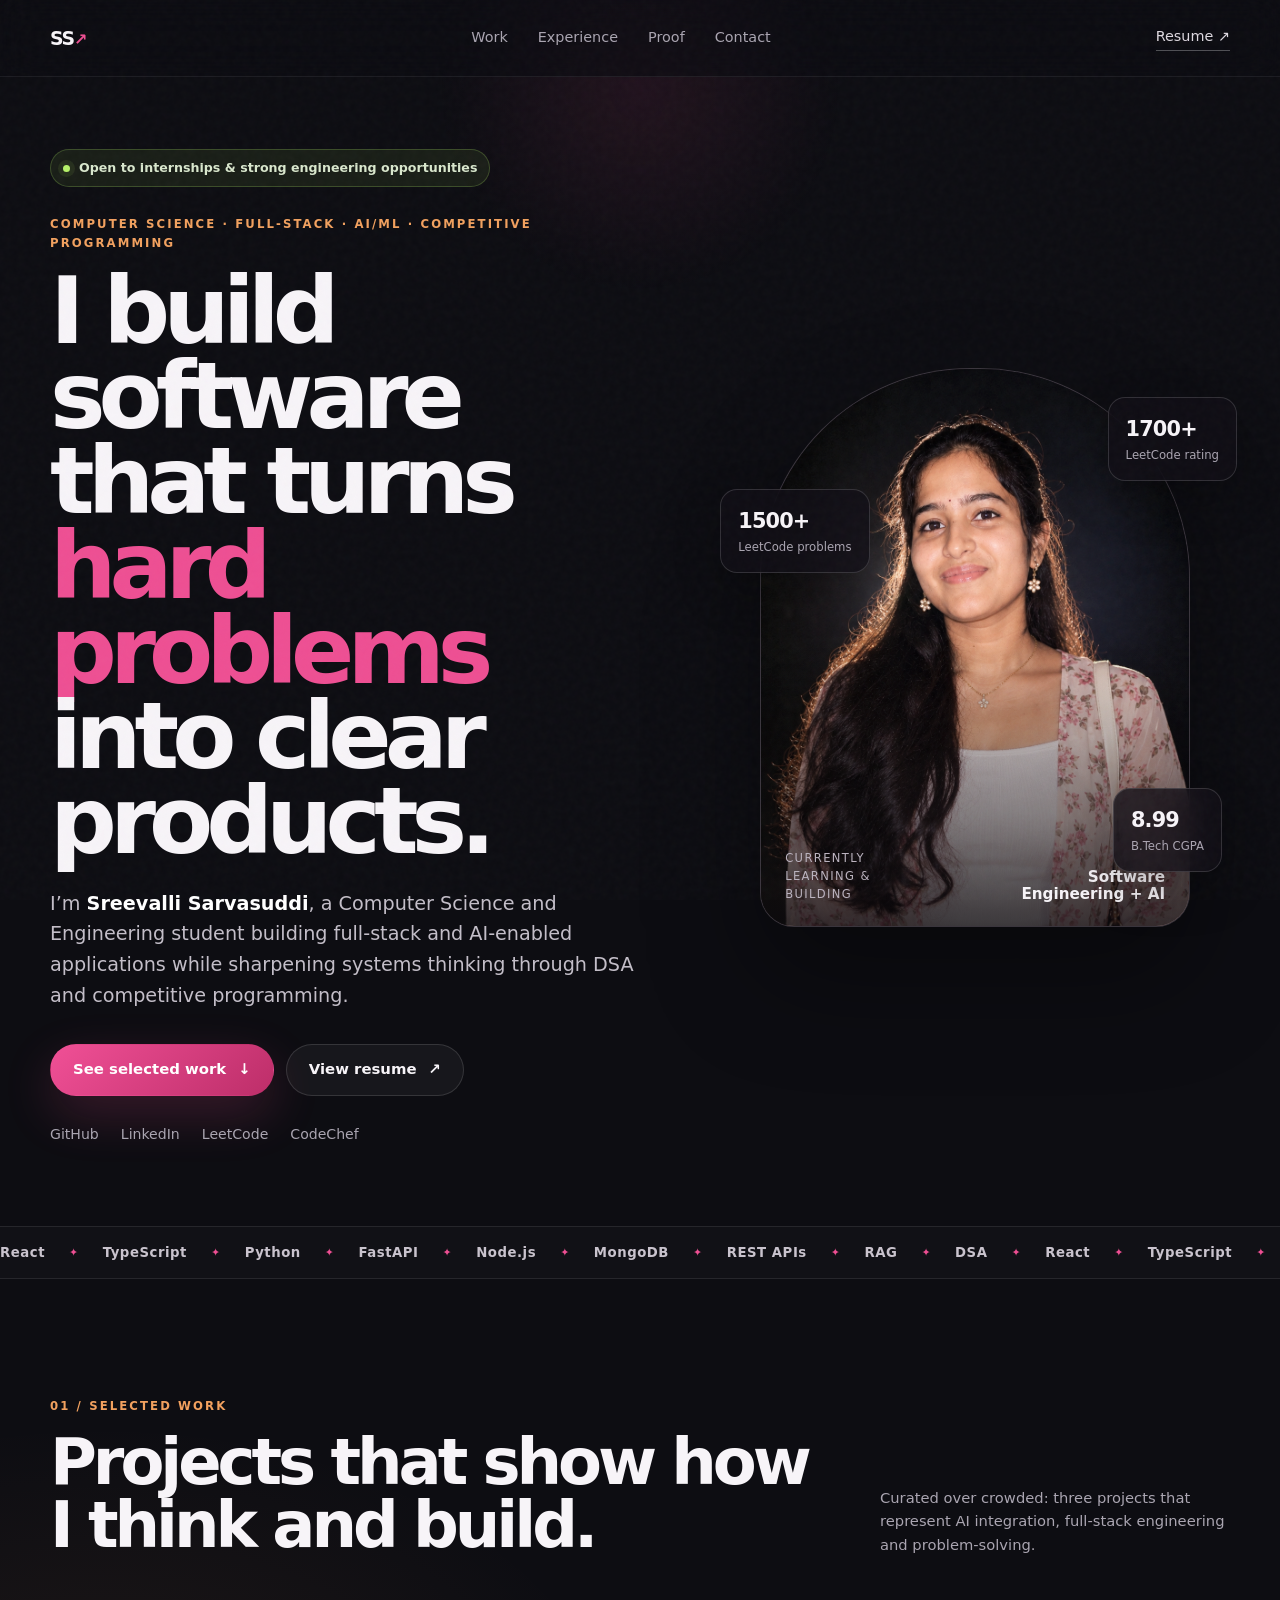
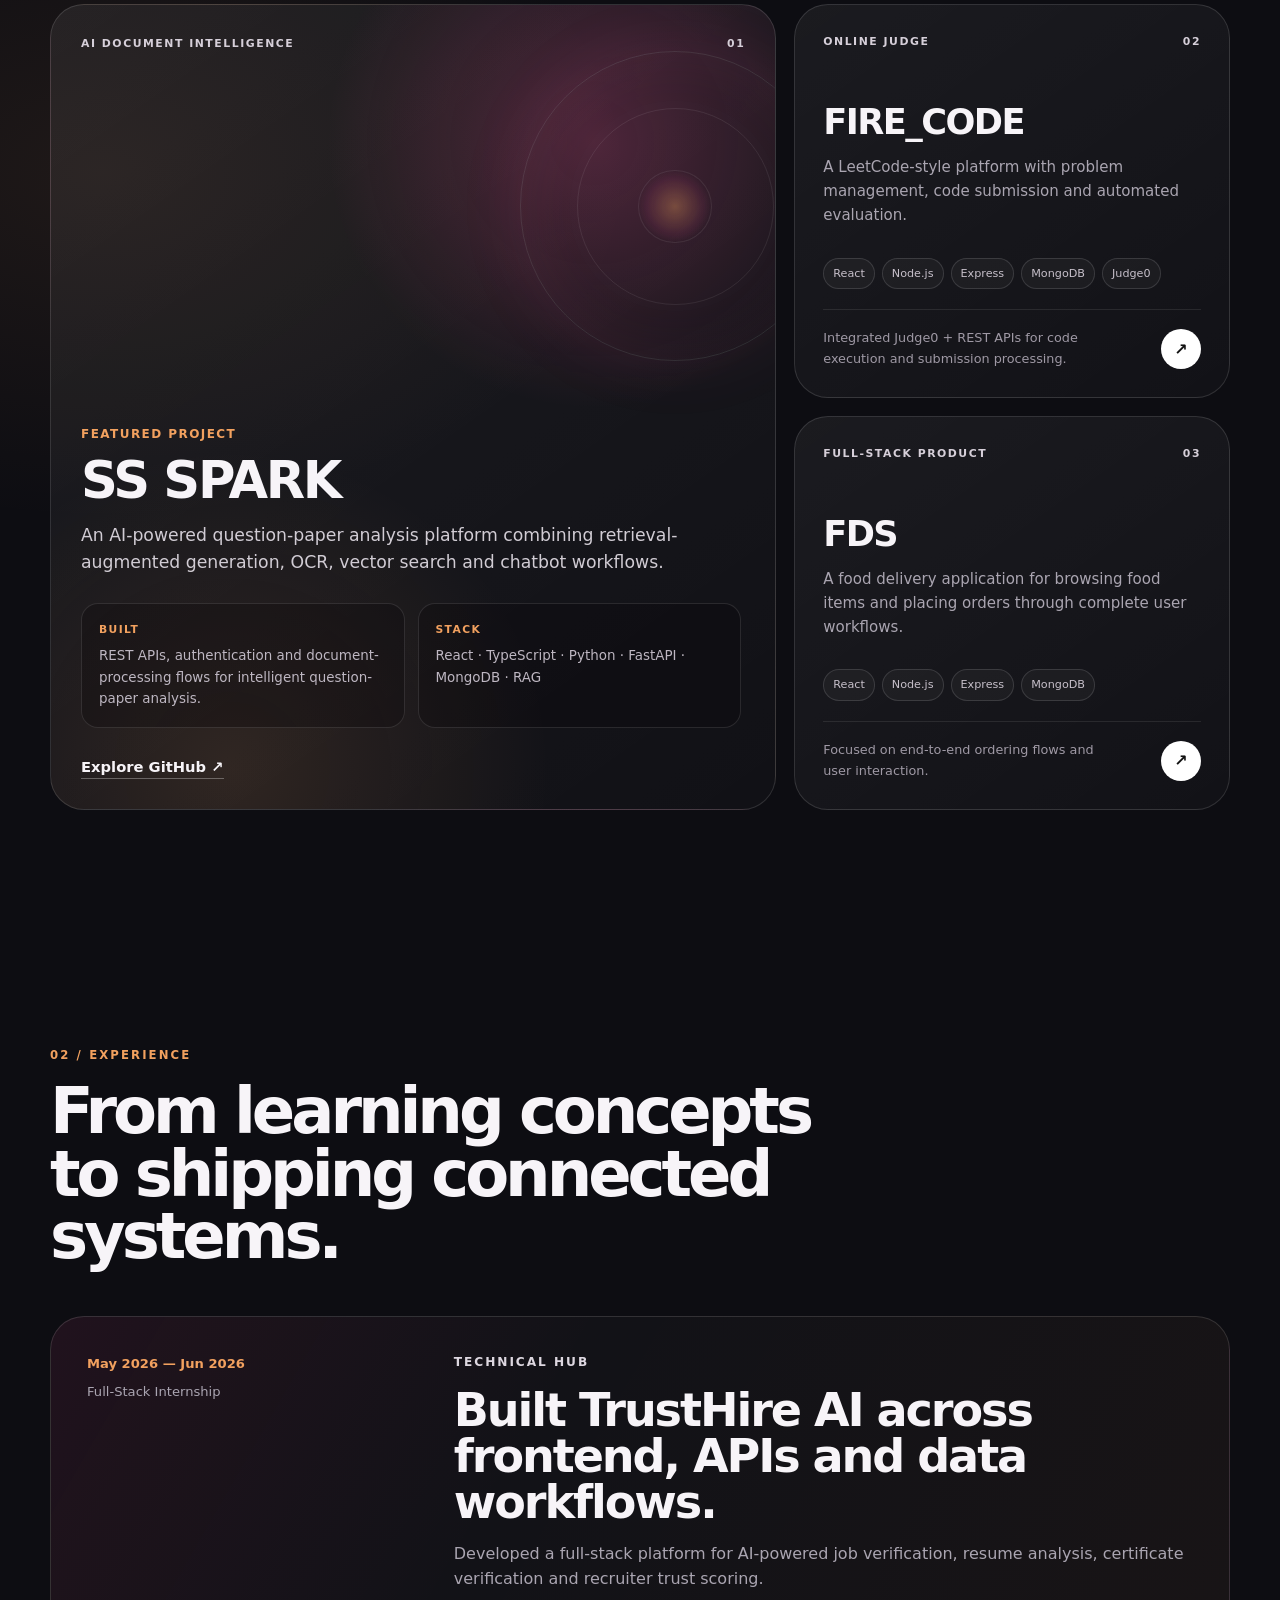
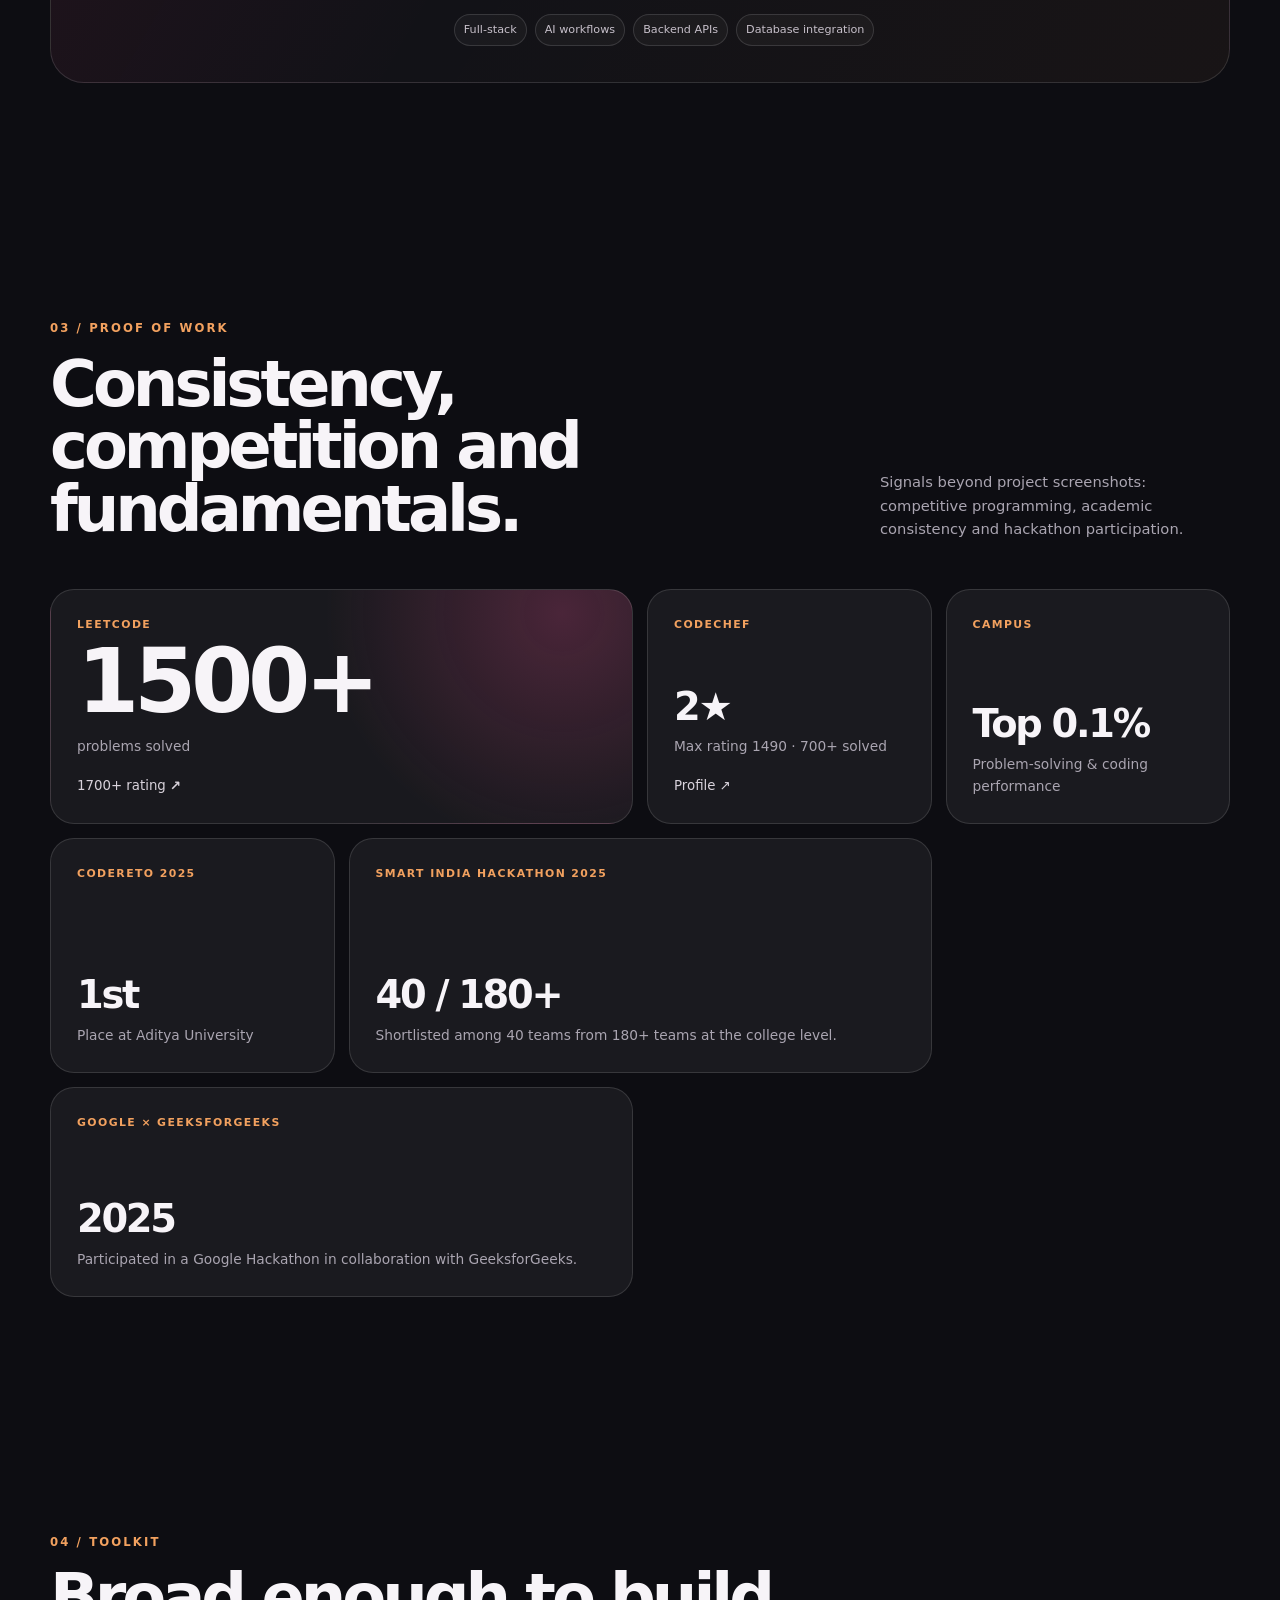
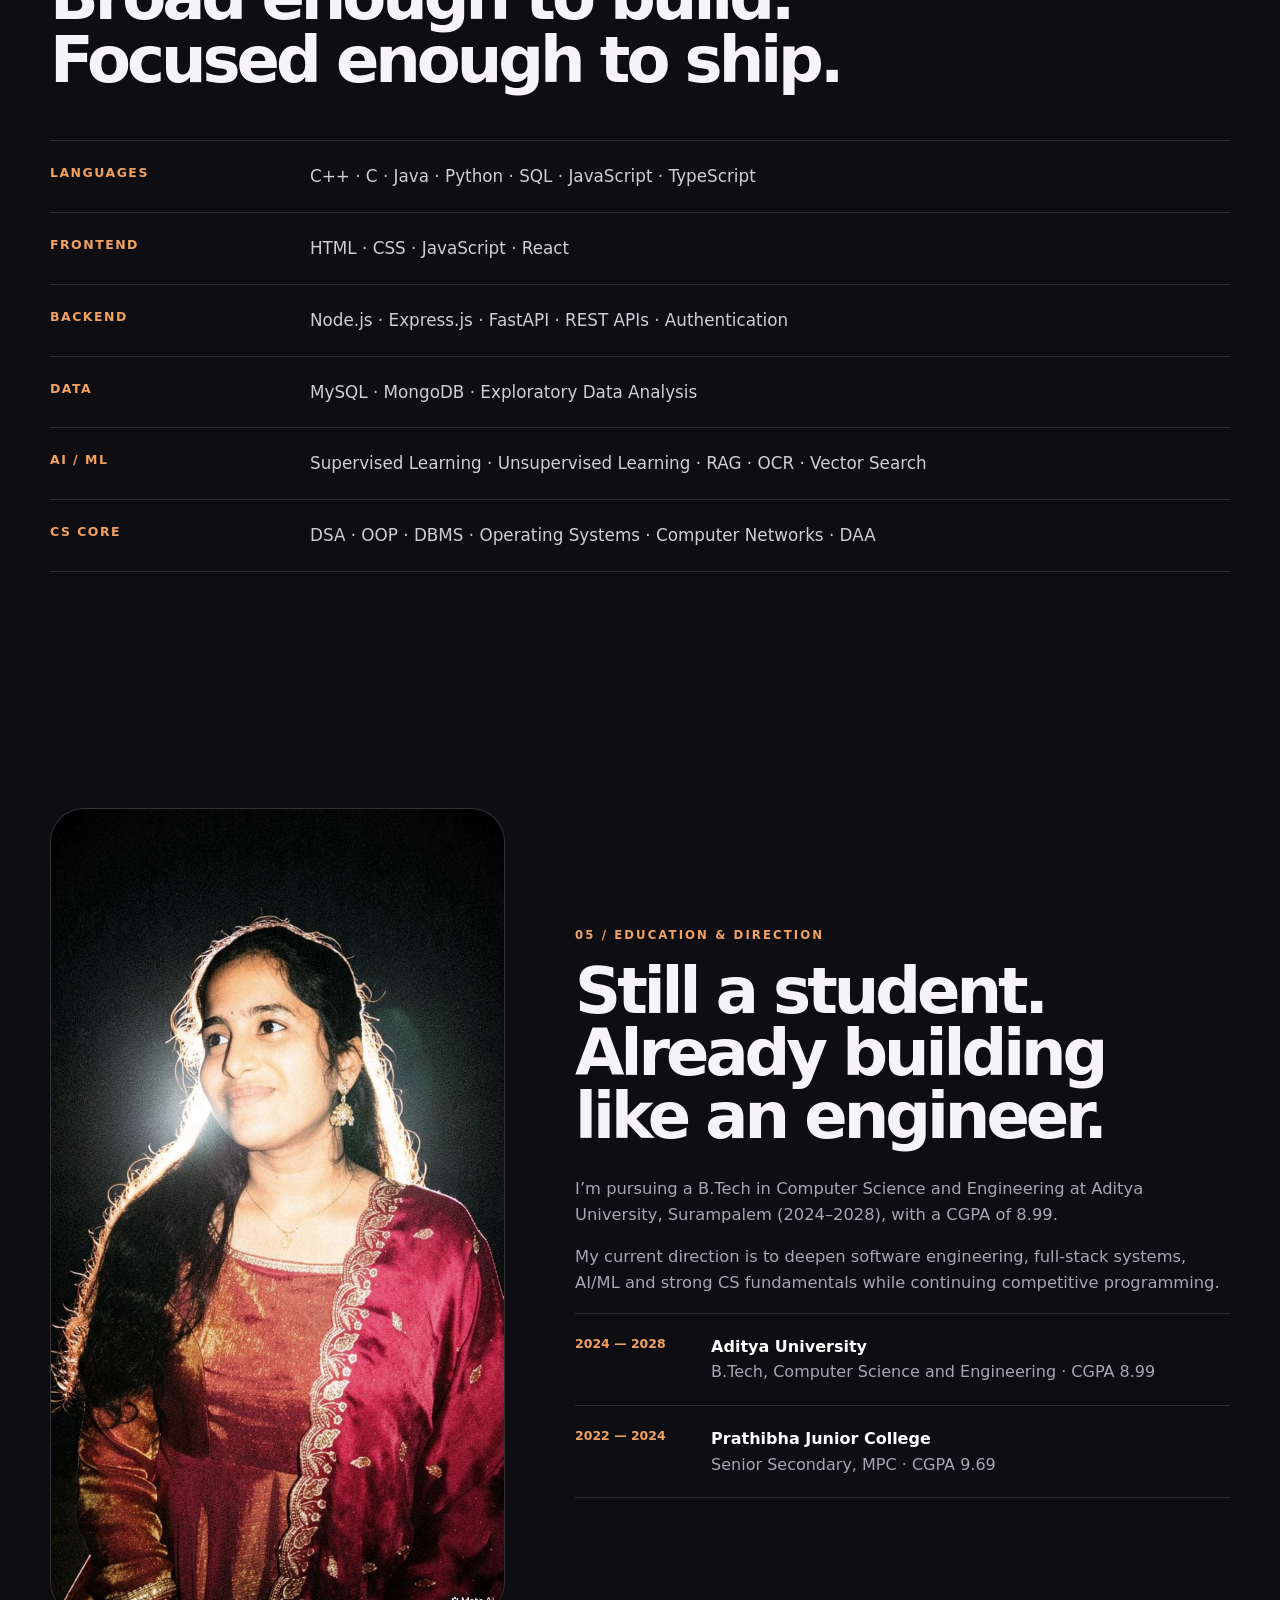
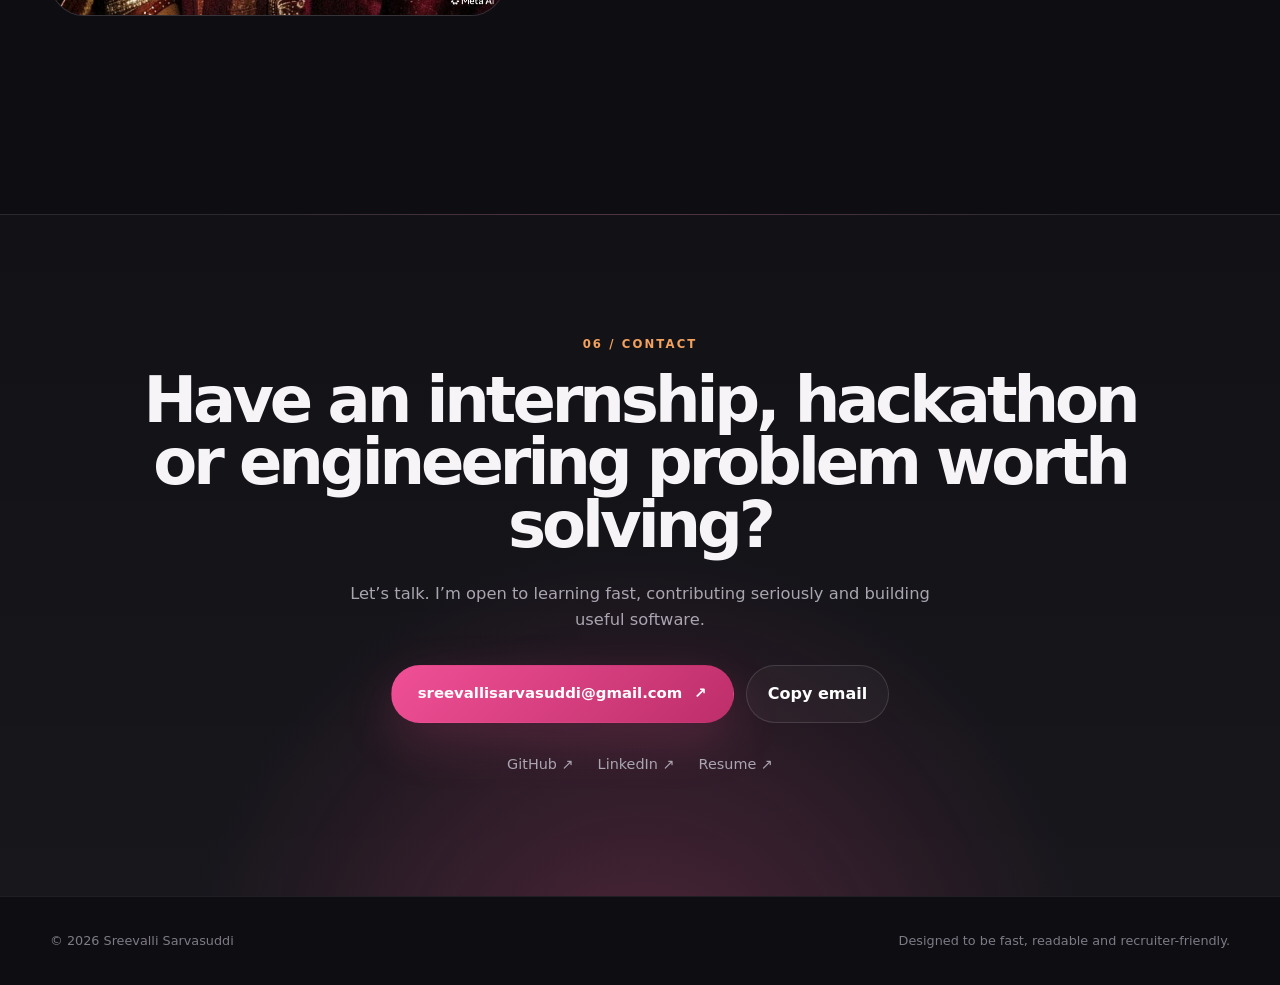
<file: index.html>
<!doctype html>
<html lang="en">
<head>
  <meta charset="utf-8" />
  <meta name="viewport" content="width=device-width, initial-scale=1" />
  <meta name="description" content="Sreevalli Sarvasuddi — Computer Science student, full-stack developer, AI/ML builder and competitive programmer." />
  <meta name="theme-color" content="#0d0d12" />
  <meta name="robots" content="index,follow" />
  <meta property="og:title" content="Sreevalli Sarvasuddi | Software Engineering Portfolio" />
  <meta property="og:description" content="Selected full-stack and AI projects, experience, competitive programming achievements and skills." />
  <meta property="og:type" content="website" />
  <meta property="og:image" content="assets/profile-portrait.png" />
  <title>Sreevalli Sarvasuddi | Software Engineering Portfolio</title>
  <link rel="icon" href="assets/favicon.svg" type="image/svg+xml" />
  <link rel="stylesheet" href="styles.css" />
</head>
<body>
  <a class="skip-link" href="#main">Skip to content</a>
  <div class="spotlight" aria-hidden="true"></div>
  <div class="page-noise" aria-hidden="true"></div>
  <div class="scroll-progress" aria-hidden="true"><span></span></div>

  <header class="site-header">
    <nav class="nav shell" aria-label="Primary navigation">
      <a class="brand" href="#top" aria-label="Sreevalli Sarvasuddi home">SS<span>↗</span></a>
      <div class="nav-links" id="nav-links">
        <a href="#work">Work</a>
        <a href="#experience">Experience</a>
        <a href="#proof">Proof</a>
        <a href="#contact">Contact</a>
      </div>
      <a class="nav-resume" href="assets/Sreevalli_Sarvasuddi_Resume.pdf" target="_blank" rel="noreferrer">Resume <span>↗</span></a>
      <button class="menu-button" aria-label="Toggle navigation" aria-expanded="false" aria-controls="nav-links">Menu</button>
    </nav>
  </header>

  <main id="main">
    <section class="hero shell" id="top">
      <div class="hero-copy reveal">
        <div class="availability"><span aria-hidden="true"></span> Open to internships & strong engineering opportunities</div>
        <p class="kicker">COMPUTER SCIENCE · FULL-STACK · AI/ML · COMPETITIVE PROGRAMMING</p>
        <h1>I build software that turns <em>hard problems</em> into clear products.</h1>
        <p class="hero-intro">I’m <strong>Sreevalli Sarvasuddi</strong>, a Computer Science and Engineering student building full-stack and AI-enabled applications while sharpening systems thinking through DSA and competitive programming.</p>
        <div class="hero-actions">
          <a class="button primary" href="#work">See selected work <span>↓</span></a>
          <a class="button secondary" href="assets/Sreevalli_Sarvasuddi_Resume.pdf" target="_blank" rel="noreferrer">View resume <span>↗</span></a>
        </div>
        <div class="profile-links" aria-label="Professional profiles">
          <a href="https://github.com/sarvasuddisreevalli" target="_blank" rel="noreferrer">GitHub</a>
          <a href="https://www.linkedin.com/in/sreevalli-sarvasuddi" target="_blank" rel="noreferrer">LinkedIn</a>
          <a href="https://leetcode.com/u/Valli_2146/" target="_blank" rel="noreferrer">LeetCode</a>
          <a href="https://www.codechef.com/users/sreevalli02" target="_blank" rel="noreferrer">CodeChef</a>
        </div>
      </div>

      <div class="hero-stage reveal" aria-label="Profile overview">
        <div class="portrait-card">
          <img src="assets/profile-portrait.png" alt="Sreevalli Sarvasuddi" width="900" height="1600" fetchpriority="high" />
          <div class="portrait-gradient" aria-hidden="true"></div>
          <div class="portrait-caption">
            <span>Currently learning & building</span>
            <strong>Software Engineering + AI</strong>
          </div>
        </div>
        <div class="metric metric-one"><strong>1500+</strong><span>LeetCode problems</span></div>
        <div class="metric metric-two"><strong>1700+</strong><span>LeetCode rating</span></div>
        <div class="metric metric-three"><strong>8.99</strong><span>B.Tech CGPA</span></div>
      </div>
    </section>

    <section class="ticker" aria-label="Technology stack">
      <div class="ticker-track">
        <span>React</span><i>✦</i><span>TypeScript</span><i>✦</i><span>Python</span><i>✦</i><span>FastAPI</span><i>✦</i><span>Node.js</span><i>✦</i><span>MongoDB</span><i>✦</i><span>REST APIs</span><i>✦</i><span>RAG</span><i>✦</i><span>DSA</span><i>✦</i>
        <span aria-hidden="true">React</span><i aria-hidden="true">✦</i><span aria-hidden="true">TypeScript</span><i aria-hidden="true">✦</i><span aria-hidden="true">Python</span><i aria-hidden="true">✦</i><span aria-hidden="true">FastAPI</span><i aria-hidden="true">✦</i><span aria-hidden="true">Node.js</span><i aria-hidden="true">✦</i><span aria-hidden="true">MongoDB</span><i aria-hidden="true">✦</i><span aria-hidden="true">REST APIs</span><i aria-hidden="true">✦</i><span aria-hidden="true">RAG</span><i aria-hidden="true">✦</i><span aria-hidden="true">DSA</span><i aria-hidden="true">✦</i>
      </div>
    </section>

    <section class="section shell" id="work">
      <div class="section-top reveal">
        <div>
          <p class="section-label">01 / SELECTED WORK</p>
          <h2>Projects that show how I think and build.</h2>
        </div>
        <p class="section-note">Curated over crowded: three projects that represent AI integration, full-stack engineering and problem-solving.</p>
      </div>

      <div class="work-grid">
        <article class="project feature-card reveal">
          <div class="project-topline"><span>AI DOCUMENT INTELLIGENCE</span><span>01</span></div>
          <div class="project-body">
            <p class="project-status">Featured project</p>
            <h3>SS SPARK</h3>
            <p class="project-summary">An AI-powered question-paper analysis platform combining retrieval-augmented generation, OCR, vector search and chatbot workflows.</p>
            <div class="project-details">
              <div><span>Built</span><p>REST APIs, authentication and document-processing flows for intelligent question-paper analysis.</p></div>
              <div><span>Stack</span><p>React · TypeScript · Python · FastAPI · MongoDB · RAG</p></div>
            </div>
            <div class="project-actions">
              <a href="https://github.com/sarvasuddisreevalli" target="_blank" rel="noreferrer">Explore GitHub <span>↗</span></a>
            </div>
          </div>
          <div class="project-orb" aria-hidden="true"></div>
        </article>

        <article class="project project-compact reveal">
          <div class="project-topline"><span>ONLINE JUDGE</span><span>02</span></div>
          <h3>FIRE_CODE</h3>
          <p>A LeetCode-style platform with problem management, code submission and automated evaluation.</p>
          <div class="stack-row"><span>React</span><span>Node.js</span><span>Express</span><span>MongoDB</span><span>Judge0</span></div>
          <div class="project-footer"><p>Integrated Judge0 + REST APIs for code execution and submission processing.</p><a href="https://github.com/sarvasuddisreevalli" target="_blank" rel="noreferrer" aria-label="Open Sreevalli's GitHub profile">↗</a></div>
        </article>

        <article class="project project-compact reveal">
          <div class="project-topline"><span>FULL-STACK PRODUCT</span><span>03</span></div>
          <h3>FDS</h3>
          <p>A food delivery application for browsing food items and placing orders through complete user workflows.</p>
          <div class="stack-row"><span>React</span><span>Node.js</span><span>Express</span><span>MongoDB</span></div>
          <div class="project-footer"><p>Focused on end-to-end ordering flows and user interaction.</p><a href="https://github.com/sarvasuddisreevalli" target="_blank" rel="noreferrer" aria-label="Open Sreevalli's GitHub profile">↗</a></div>
        </article>
      </div>
    </section>

    <section class="section shell" id="experience">
      <div class="section-top reveal">
        <div>
          <p class="section-label">02 / EXPERIENCE</p>
          <h2>From learning concepts to shipping connected systems.</h2>
        </div>
      </div>

      <article class="experience-card reveal">
        <div class="experience-meta">
          <span>May 2026 — Jun 2026</span>
          <span>Full-Stack Internship</span>
        </div>
        <div class="experience-main">
          <p class="company">TECHNICAL HUB</p>
          <h3>Built TrustHire AI across frontend, APIs and data workflows.</h3>
          <p>Developed a full-stack platform for AI-powered job verification, resume analysis, certificate verification and recruiter trust scoring.</p>
          <div class="experience-tags"><span>Full-stack</span><span>AI workflows</span><span>Backend APIs</span><span>Database integration</span></div>
        </div>
      </article>
    </section>

    <section class="section shell" id="proof">
      <div class="section-top reveal">
        <div>
          <p class="section-label">03 / PROOF OF WORK</p>
          <h2>Consistency, competition and fundamentals.</h2>
        </div>
        <p class="section-note">Signals beyond project screenshots: competitive programming, academic consistency and hackathon participation.</p>
      </div>

      <div class="proof-grid">
        <a class="proof-card stat proof-main reveal" href="https://leetcode.com/u/Valli_2146/" target="_blank" rel="noreferrer">
          <span class="proof-label">LEETCODE</span>
          <strong>1500+</strong>
          <p>problems solved</p>
          <small>1700+ rating <b>↗</b></small>
        </a>
        <a class="proof-card reveal" href="https://www.codechef.com/users/sreevalli02" target="_blank" rel="noreferrer">
          <span class="proof-label">CODECHEF</span><strong>2★</strong><p>Max rating 1490 · 700+ solved</p><small>Profile ↗</small>
        </a>
        <div class="proof-card reveal"><span class="proof-label">CAMPUS</span><strong>Top 0.1%</strong><p>Problem-solving & coding performance</p></div>
        <div class="proof-card reveal"><span class="proof-label">CODERETO 2025</span><strong>1st</strong><p>Place at Aditya University</p></div>
        <div class="proof-card proof-wide reveal"><span class="proof-label">SMART INDIA HACKATHON 2025</span><strong>40 / 180+</strong><p>Shortlisted among 40 teams from 180+ teams at the college level.</p></div>
        <div class="proof-card proof-wide reveal"><span class="proof-label">GOOGLE × GEEKSFORGEEKS</span><strong>2025</strong><p>Participated in a Google Hackathon in collaboration with GeeksforGeeks.</p></div>
      </div>
    </section>

    <section class="section shell skills-section">
      <div class="section-top reveal">
        <div>
          <p class="section-label">04 / TOOLKIT</p>
          <h2>Broad enough to build. Focused enough to ship.</h2>
        </div>
      </div>
      <div class="skills-list reveal">
        <div><span>Languages</span><p>C++ · C · Java · Python · SQL · JavaScript · TypeScript</p></div>
        <div><span>Frontend</span><p>HTML · CSS · JavaScript · React</p></div>
        <div><span>Backend</span><p>Node.js · Express.js · FastAPI · REST APIs · Authentication</p></div>
        <div><span>Data</span><p>MySQL · MongoDB · Exploratory Data Analysis</p></div>
        <div><span>AI / ML</span><p>Supervised Learning · Unsupervised Learning · RAG · OCR · Vector Search</p></div>
        <div><span>CS Core</span><p>DSA · OOP · DBMS · Operating Systems · Computer Networks · DAA</p></div>
      </div>
    </section>

    <section class="section shell profile-story">
      <div class="story-photo reveal">
        <img src="assets/profile-wide.jpeg" alt="Sreevalli Sarvasuddi in traditional attire" width="899" height="1599" loading="lazy" />
      </div>
      <div class="story-copy reveal">
        <p class="section-label">05 / EDUCATION & DIRECTION</p>
        <h2>Still a student. Already building like an engineer.</h2>
        <p>I’m pursuing a B.Tech in Computer Science and Engineering at Aditya University, Surampalem (2024–2028), with a CGPA of 8.99.</p>
        <p>My current direction is to deepen software engineering, full-stack systems, AI/ML and strong CS fundamentals while continuing competitive programming.</p>
        <div class="education-row"><span>2024 — 2028</span><p><strong>Aditya University</strong><br />B.Tech, Computer Science and Engineering · CGPA 8.99</p></div>
        <div class="education-row"><span>2022 — 2024</span><p><strong>Prathibha Junior College</strong><br />Senior Secondary, MPC · CGPA 9.69</p></div>
      </div>
    </section>

    <section class="contact-section" id="contact">
      <div class="shell contact-inner reveal">
        <p class="section-label">06 / CONTACT</p>
        <h2>Have an internship, hackathon or engineering problem worth solving?</h2>
        <p>Let’s talk. I’m open to learning fast, contributing seriously and building useful software.</p>
        <div class="contact-actions">
          <a class="button primary large" href="mailto:sreevallisarvasuddi@gmail.com">sreevallisarvasuddi@gmail.com <span>↗</span></a>
          <button class="copy-email" type="button" data-email="sreevallisarvasuddi@gmail.com">Copy email</button>
        </div>
        <div class="contact-links">
          <a href="https://github.com/sarvasuddisreevalli" target="_blank" rel="noreferrer">GitHub ↗</a>
          <a href="https://www.linkedin.com/in/sreevalli-sarvasuddi" target="_blank" rel="noreferrer">LinkedIn ↗</a>
          <a href="assets/Sreevalli_Sarvasuddi_Resume.pdf" target="_blank" rel="noreferrer">Resume ↗</a>
        </div>
      </div>
    </section>
  </main>

  <footer>
    <div class="shell footer-inner">
      <span>© <span id="year"></span> Sreevalli Sarvasuddi</span>
      <span>Designed to be fast, readable and recruiter-friendly.</span>
    </div>
  </footer>

  <script src="script.js"></script>
</body>
</html>
</file>
<file: styles.css>
:root {
  --bg: #0d0d12;
  --bg-soft: #12121a;
  --panel: rgba(255,255,255,.055);
  --panel-strong: rgba(255,255,255,.075);
  --line: rgba(255,255,255,.13);
  --text: #f7f4f8;
  --muted: #aaa5b1;
  --muted-2: #7f7a86;
  --pink: #ee4f93;
  --peach: #f2a15f;
  --lime: #b7f36a;
  --max: 1180px;
  --r-lg: 34px;
  --r-md: 24px;
}

* { box-sizing: border-box; }
html { scroll-behavior: smooth; }
body {
  margin: 0;
  background:
    radial-gradient(900px 500px at 82% -8%, rgba(238,79,147,.18), transparent 65%),
    radial-gradient(760px 500px at 8% 24%, rgba(242,161,95,.08), transparent 70%),
    var(--bg);
  color: var(--text);
  font-family: Inter, ui-sans-serif, system-ui, -apple-system, BlinkMacSystemFont, "Segoe UI", sans-serif;
  line-height: 1.6;
  overflow-x: hidden;
}

::selection { background: rgba(238,79,147,.35); color: #fff; }
a { color: inherit; text-decoration: none; }
button, a { -webkit-tap-highlight-color: transparent; }
img { display: block; max-width: 100%; }
button { font: inherit; }

.skip-link { position: fixed; top: 10px; left: 10px; transform: translateY(-160%); z-index: 1000; background: #fff; color: #111; padding: 10px 14px; border-radius: 8px; }
.skip-link:focus { transform: none; }
.page-noise { position: fixed; inset: 0; pointer-events: none; opacity: .035; z-index: 70; background-image: url("data:image/svg+xml,%3Csvg viewBox='0 0 160 160' xmlns='http://www.w3.org/2000/svg'%3E%3Cfilter id='n'%3E%3CfeTurbulence type='fractalNoise' baseFrequency='.83' numOctaves='3' stitchTiles='stitch'/%3E%3C/filter%3E%3Crect width='100%25' height='100%25' filter='url(%23n)' opacity='.8'/%3E%3C/svg%3E"); }
.spotlight { width: 440px; height: 440px; position: fixed; left: var(--mx, 50%); top: var(--my, 10%); transform: translate(-50%, -50%); background: radial-gradient(circle, rgba(238,79,147,.09), transparent 65%); border-radius: 50%; pointer-events: none; z-index: -1; }
.scroll-progress { position: fixed; z-index: 90; left: 0; right: 0; top: 0; height: 2px; background: transparent; }
.scroll-progress span { display: block; width: 0; height: 100%; background: linear-gradient(90deg, var(--pink), var(--peach)); }

.shell { width: min(var(--max), calc(100% - 44px)); margin: 0 auto; }
.section { padding: 118px 0; }

.site-header { position: sticky; top: 0; z-index: 60; background: rgba(13,13,18,.68); backdrop-filter: blur(18px); border-bottom: 1px solid rgba(255,255,255,.07); }
.nav { height: 76px; display: flex; align-items: center; justify-content: space-between; gap: 28px; }
.brand { font-size: 1.18rem; font-weight: 900; letter-spacing: -.06em; }
.brand span { color: var(--pink); font-size: .85em; }
.nav-links { display: flex; gap: 30px; color: var(--muted); font-size: .9rem; }
.nav-links a, .nav-resume { transition: color .2s ease; }
.nav-links a:hover, .nav-resume:hover { color: #fff; }
.nav-resume { color: #ded9e0; font-size: .9rem; border-bottom: 1px solid rgba(255,255,255,.28); padding-bottom: 2px; }
.menu-button { display: none; border: 0; color: #fff; background: transparent; cursor: pointer; }

.hero { min-height: calc(100vh - 76px); display: grid; grid-template-columns: 1.08fr .92fr; gap: 72px; align-items: center; padding-top: 72px; padding-bottom: 80px; }
.availability { width: fit-content; display: inline-flex; align-items: center; gap: 9px; padding: 8px 12px; border: 1px solid rgba(183,243,106,.22); background: rgba(183,243,106,.07); border-radius: 999px; color: #d9e7cd; font-size: .79rem; font-weight: 650; margin-bottom: 28px; }
.availability > span { width: 7px; height: 7px; border-radius: 50%; background: var(--lime); box-shadow: 0 0 0 5px rgba(183,243,106,.08); }
.kicker, .section-label { color: var(--peach); font-weight: 800; letter-spacing: .18em; font-size: .73rem; margin: 0 0 15px; }
h1, h2, h3, p { margin-top: 0; }
h1 { margin-bottom: 26px; max-width: 790px; font-size: clamp(3.8rem, 7.3vw, 7.1rem); line-height: .91; letter-spacing: -.075em; font-weight: 840; }
h1 em { font-style: normal; color: var(--pink); }
h2 { margin: 0; max-width: 820px; font-size: clamp(2.5rem, 5vw, 4.85rem); line-height: .98; letter-spacing: -.063em; font-weight: 820; }
h3 { letter-spacing: -.045em; }
.hero-intro { max-width: 710px; color: #c3bec8; font-size: clamp(1.05rem, 1.5vw, 1.22rem); margin-bottom: 32px; }
.hero-intro strong { color: #fff; }
.hero-actions { display: flex; flex-wrap: wrap; gap: 12px; }
.button { min-height: 52px; display: inline-flex; align-items: center; justify-content: center; gap: 12px; border: 1px solid var(--line); border-radius: 999px; padding: 0 22px; font-weight: 760; font-size: .93rem; transition: transform .2s ease, border-color .2s ease, background .2s ease; }
.button:hover { transform: translateY(-2px); }
.button.primary { color: #fff; border-color: transparent; background: linear-gradient(135deg, #f05096, #bd2e69); box-shadow: 0 18px 50px rgba(238,79,147,.2); }
.button.secondary { background: rgba(255,255,255,.045); }
.button.large { min-height: 58px; padding-inline: 26px; }
.profile-links { display: flex; flex-wrap: wrap; gap: 22px; margin-top: 27px; color: var(--muted); font-size: .88rem; }
.profile-links a { border-bottom: 1px solid transparent; }
.profile-links a:hover { color: white; border-bottom-color: rgba(255,255,255,.25); }

.hero-stage { min-height: 660px; position: relative; display: grid; place-items: center; }
.portrait-card { width: min(430px, 89%); aspect-ratio: .77; border-radius: 210px 210px 34px 34px; position: relative; overflow: hidden; border: 1px solid rgba(255,255,255,.15); background: #18121b; box-shadow: 0 48px 110px rgba(0,0,0,.38); }
.portrait-card img { width: 100%; height: 100%; object-fit: cover; object-position: center 24%; filter: saturate(.92) contrast(1.05); }
.portrait-gradient { position: absolute; inset: 0; background: linear-gradient(180deg, transparent 48%, rgba(9,8,12,.78) 100%); }
.portrait-caption { position: absolute; left: 24px; right: 24px; bottom: 22px; display: flex; justify-content: space-between; align-items: end; gap: 18px; }
.portrait-caption span { max-width: 120px; font-size: .72rem; text-transform: uppercase; letter-spacing: .12em; color: #bcb4c0; }
.portrait-caption strong { max-width: 180px; text-align: right; line-height: 1.15; font-size: .95rem; }
.metric { position: absolute; padding: 15px 17px; border-radius: 17px; border: 1px solid rgba(255,255,255,.14); background: rgba(18,15,23,.77); backdrop-filter: blur(16px); box-shadow: 0 18px 45px rgba(0,0,0,.25); }
.metric strong { display: block; font-size: 1.3rem; letter-spacing: -.04em; }
.metric span { display: block; color: var(--muted); font-size: .73rem; }
.metric-one { left: 0; top: 26%; }
.metric-two { right: -7px; top: 12%; }
.metric-three { right: 8px; bottom: 16%; }

.ticker { overflow: hidden; border-block: 1px solid rgba(255,255,255,.085); background: rgba(255,255,255,.02); }
.ticker-track { width: max-content; display: flex; align-items: center; gap: 24px; padding: 15px 0; color: #c9c3cd; animation: ticker 28s linear infinite; font-size: .83rem; font-weight: 720; letter-spacing: .04em; }
.ticker-track i { color: var(--pink); font-style: normal; font-size: .68rem; }
@keyframes ticker { to { transform: translateX(-50%); } }

.section-top { display: flex; justify-content: space-between; gap: 48px; align-items: end; margin-bottom: 48px; }
.section-note { max-width: 350px; margin: 0; color: var(--muted); font-size: .92rem; }

.work-grid { display: grid; grid-template-columns: 1.25fr .75fr; grid-template-rows: repeat(2, minmax(310px, auto)); gap: 18px; }
.project { overflow: hidden; position: relative; border: 1px solid var(--line); border-radius: var(--r-lg); background: linear-gradient(145deg, rgba(255,255,255,.06), rgba(255,255,255,.025)); }
.feature-card { grid-row: 1 / 3; min-height: 650px; padding: 30px; display: flex; flex-direction: column; background: radial-gradient(circle at 75% 17%, rgba(238,79,147,.25), transparent 31%), radial-gradient(circle at 25% 95%, rgba(242,161,95,.12), transparent 34%), linear-gradient(145deg, rgba(255,255,255,.065), rgba(255,255,255,.018)); }
.project-topline { position: relative; z-index: 2; display: flex; justify-content: space-between; color: #d6cfd9; font-size: .68rem; letter-spacing: .14em; font-weight: 800; }
.project-body { position: relative; z-index: 2; margin-top: auto; max-width: 660px; }
.project-status { color: var(--peach); font-size: .75rem; font-weight: 800; text-transform: uppercase; letter-spacing: .12em; }
.project h3 { font-size: clamp(2.3rem, 4vw, 4.4rem); line-height: .95; margin-bottom: 17px; }
.project-summary { color: #d1ccd4; font-size: 1.08rem; max-width: 610px; }
.project-details { display: grid; grid-template-columns: 1fr 1fr; gap: 13px; margin-top: 26px; }
.project-details > div { padding: 17px; border-radius: 17px; border: 1px solid rgba(255,255,255,.11); background: rgba(10,9,13,.3); }
.project-details span { display: block; color: var(--peach); font-size: .67rem; font-weight: 800; text-transform: uppercase; letter-spacing: .13em; margin-bottom: 7px; }
.project-details p { margin: 0; color: #beb7c2; font-size: .84rem; }
.project-actions { margin-top: 26px; }
.project-actions a { font-weight: 760; font-size: .92rem; border-bottom: 1px solid rgba(255,255,255,.3); padding-bottom: 3px; }
.project-orb { position: absolute; width: 310px; height: 310px; top: 46px; right: -55px; border: 1px solid rgba(255,255,255,.10); border-radius: 50%; box-shadow: inset 0 0 60px rgba(238,79,147,.07), 0 0 70px rgba(238,79,147,.08); }
.project-orb::before, .project-orb::after { content: ""; position: absolute; border-radius: 50%; inset: 18%; border: 1px solid rgba(255,255,255,.08); }
.project-orb::after { inset: 38%; background: radial-gradient(circle, rgba(242,161,95,.34), rgba(238,79,147,.08) 55%, transparent 70%); }
.project-compact { padding: 28px; display: flex; flex-direction: column; }
.project-compact h3 { margin-top: 54px; font-size: 2.2rem; }
.project-compact > p { color: var(--muted); font-size: .94rem; }
.stack-row { display: flex; flex-wrap: wrap; gap: 7px; margin: 15px 0 20px; }
.stack-row span, .experience-tags span { border: 1px solid var(--line); background: rgba(255,255,255,.035); border-radius: 999px; padding: 6px 9px; color: #c7c0ca; font-size: .7rem; }
.project-footer { margin-top: auto; padding-top: 18px; border-top: 1px solid rgba(255,255,255,.09); display: flex; gap: 20px; align-items: end; justify-content: space-between; }
.project-footer p { margin: 0; color: #9f99a5; font-size: .8rem; max-width: 300px; }
.project-footer a { width: 40px; height: 40px; flex: 0 0 40px; border-radius: 50%; display: grid; place-items: center; background: #fff; color: #111; font-weight: 900; }

.experience-card { display: grid; grid-template-columns: .75fr 1.75fr; gap: 50px; padding: 36px; border: 1px solid var(--line); border-radius: var(--r-lg); background: linear-gradient(120deg, rgba(238,79,147,.09), rgba(255,255,255,.025) 40%, rgba(242,161,95,.05)); }
.experience-meta { display: flex; flex-direction: column; gap: 7px; color: var(--muted); font-size: .82rem; }
.experience-meta span:first-child { color: var(--peach); font-weight: 800; }
.company { margin-bottom: 14px; color: #ddd7e0; font-size: .76rem; letter-spacing: .16em; font-weight: 850; }
.experience-main h3 { max-width: 760px; margin-bottom: 16px; font-size: clamp(2rem, 3.6vw, 3.9rem); line-height: 1; }
.experience-main > p:not(.company) { max-width: 760px; color: var(--muted); }
.experience-tags { display: flex; flex-wrap: wrap; gap: 8px; margin-top: 22px; }

.proof-grid { display: grid; grid-template-columns: repeat(4, 1fr); gap: 14px; }
.proof-card { min-height: 235px; display: flex; flex-direction: column; padding: 26px; border: 1px solid var(--line); border-radius: var(--r-md); background: var(--panel); transition: transform .2s ease, background .2s ease; }
a.proof-card:hover { transform: translateY(-4px); background: var(--panel-strong); }
.proof-card strong { margin-top: auto; display: block; font-size: clamp(2rem, 3vw, 3.2rem); letter-spacing: -.06em; line-height: 1; }
.proof-card p { margin: 9px 0 0; color: var(--muted); font-size: .86rem; }
.proof-card small { margin-top: 18px; color: #d9d3dc; }
.proof-label { color: var(--peach); font-size: .68rem; letter-spacing: .13em; font-weight: 850; }
.proof-main { grid-column: span 2; background: radial-gradient(circle at 88% 10%, rgba(238,79,147,.23), transparent 43%), rgba(255,255,255,.05); }
.proof-main strong { font-size: clamp(4rem, 7vw, 7rem); }
.proof-wide { grid-column: span 2; min-height: 210px; }

.skills-list { border-top: 1px solid var(--line); }
.skills-list > div { display: grid; grid-template-columns: 230px 1fr; gap: 30px; padding: 22px 0; border-bottom: 1px solid var(--line); }
.skills-list span { color: var(--peach); font-size: .78rem; font-weight: 800; text-transform: uppercase; letter-spacing: .12em; }
.skills-list p { margin: 0; color: #d2ccd5; font-size: 1.05rem; }

.profile-story { display: grid; grid-template-columns: .82fr 1.18fr; gap: 70px; align-items: center; }
.story-photo { min-height: 670px; border-radius: var(--r-lg); overflow: hidden; border: 1px solid var(--line); background: #17131a; }
.story-photo img { width: 100%; height: 100%; min-height: 670px; object-fit: cover; object-position: center 24%; filter: saturate(.84) contrast(1.03); }
.story-copy > p:not(.section-label) { color: var(--muted); max-width: 650px; font-size: 1.02rem; }
.story-copy h2 { margin-bottom: 28px; }
.education-row { display: grid; grid-template-columns: 118px 1fr; gap: 18px; padding: 20px 0; border-top: 1px solid var(--line); }
.education-row:last-child { border-bottom: 1px solid var(--line); }
.education-row span { color: var(--peach); font-weight: 800; font-size: .78rem; }
.education-row p { margin: 0; color: var(--muted); }
.education-row strong { color: #fff; }

.contact-section { margin-top: 80px; padding: 120px 0; border-top: 1px solid rgba(255,255,255,.08); background: radial-gradient(circle at 50% 115%, rgba(238,79,147,.25), transparent 45%), linear-gradient(180deg, rgba(255,255,255,.02), rgba(255,255,255,.045)); }
.contact-inner { text-align: center; display: flex; flex-direction: column; align-items: center; }
.contact-inner h2 { max-width: 1000px; }
.contact-inner > p:not(.section-label) { color: var(--muted); max-width: 610px; font-size: 1.02rem; margin: 24px auto 0; }
.contact-actions { display: flex; flex-wrap: wrap; gap: 12px; align-items: center; justify-content: center; margin-top: 32px; }
.copy-email { min-height: 58px; padding: 0 21px; border: 1px solid var(--line); border-radius: 999px; background: rgba(255,255,255,.035); color: #fff; cursor: pointer; font-weight: 750; }
.contact-links { display: flex; flex-wrap: wrap; justify-content: center; gap: 24px; margin-top: 30px; color: var(--muted); font-size: .9rem; }
.contact-links a:hover { color: white; }

footer { border-top: 1px solid rgba(255,255,255,.075); color: var(--muted-2); }
.footer-inner { min-height: 88px; display: flex; align-items: center; justify-content: space-between; gap: 24px; font-size: .8rem; }

.reveal { opacity: 0; transform: translateY(22px); transition: opacity .7s ease, transform .7s cubic-bezier(.2,.7,.2,1); }
.reveal.visible { opacity: 1; transform: none; }

:focus-visible { outline: 2px solid var(--peach); outline-offset: 4px; border-radius: 4px; }

@media (max-width: 980px) {
  .hero { grid-template-columns: 1fr; gap: 22px; padding-top: 80px; }
  .hero-copy { max-width: 820px; }
  .hero-stage { min-height: 590px; }
  .portrait-card { width: min(440px, 82%); }
  .work-grid { grid-template-columns: 1fr; grid-template-rows: auto; }
  .feature-card { grid-row: auto; min-height: 610px; }
  .project-compact { min-height: 320px; }
  .experience-card { grid-template-columns: 1fr; gap: 26px; }
  .proof-grid { grid-template-columns: repeat(2, 1fr); }
  .profile-story { grid-template-columns: 1fr; gap: 42px; }
  .story-photo, .story-photo img { min-height: 620px; max-height: 720px; }
}

@media (max-width: 700px) {
  .shell { width: min(var(--max), calc(100% - 28px)); }
  .section { padding: 88px 0; }
  .site-header { backdrop-filter: blur(20px); }
  .nav { height: 68px; }
  .menu-button { display: block; order: 3; }
  .nav-resume { margin-left: auto; }
  .nav-links { position: absolute; display: none; top: 76px; left: 14px; right: 14px; padding: 10px; flex-direction: column; gap: 2px; border: 1px solid var(--line); border-radius: 18px; background: #17151c; box-shadow: 0 25px 70px rgba(0,0,0,.38); }
  .nav-links.open { display: flex; }
  .nav-links a { padding: 11px 12px; }
  .hero { min-height: auto; padding-top: 60px; padding-bottom: 62px; }
  .availability { font-size: .72rem; }
  h1 { font-size: clamp(3.1rem, 16vw, 5rem); }
  h2 { font-size: clamp(2.4rem, 11.5vw, 3.7rem); }
  .hero-stage { min-height: 490px; }
  .portrait-card { width: 84%; }
  .metric { padding: 11px 12px; }
  .metric strong { font-size: 1.05rem; }
  .metric span { font-size: .64rem; }
  .metric-one { left: 0; top: 27%; }
  .metric-two { right: 0; top: 11%; }
  .metric-three { right: 0; bottom: 14%; }
  .section-top { flex-direction: column; align-items: start; gap: 22px; margin-bottom: 34px; }
  .section-note { max-width: 500px; }
  .feature-card { min-height: 660px; padding: 23px; }
  .project-details { grid-template-columns: 1fr; }
  .project-orb { width: 240px; height: 240px; right: -80px; }
  .project-compact { padding: 23px; }
  .proof-grid { grid-template-columns: 1fr; }
  .proof-main, .proof-wide { grid-column: auto; }
  .proof-card { min-height: 200px; }
  .skills-list > div { grid-template-columns: 1fr; gap: 6px; }
  .skills-list p { font-size: .98rem; }
  .story-photo, .story-photo img { min-height: 540px; }
  .education-row { grid-template-columns: 1fr; gap: 5px; }
  .contact-section { padding: 92px 0; }
  .contact-actions { width: 100%; }
  .contact-actions .button, .copy-email { width: 100%; }
  .footer-inner { min-height: 105px; flex-direction: column; justify-content: center; text-align: center; }
}

@media (prefers-reduced-motion: reduce) {
  html { scroll-behavior: auto; }
  *, *::before, *::after { animation-duration: .01ms !important; animation-iteration-count: 1 !important; transition-duration: .01ms !important; }
  .reveal { opacity: 1; transform: none; }
}
</file>
